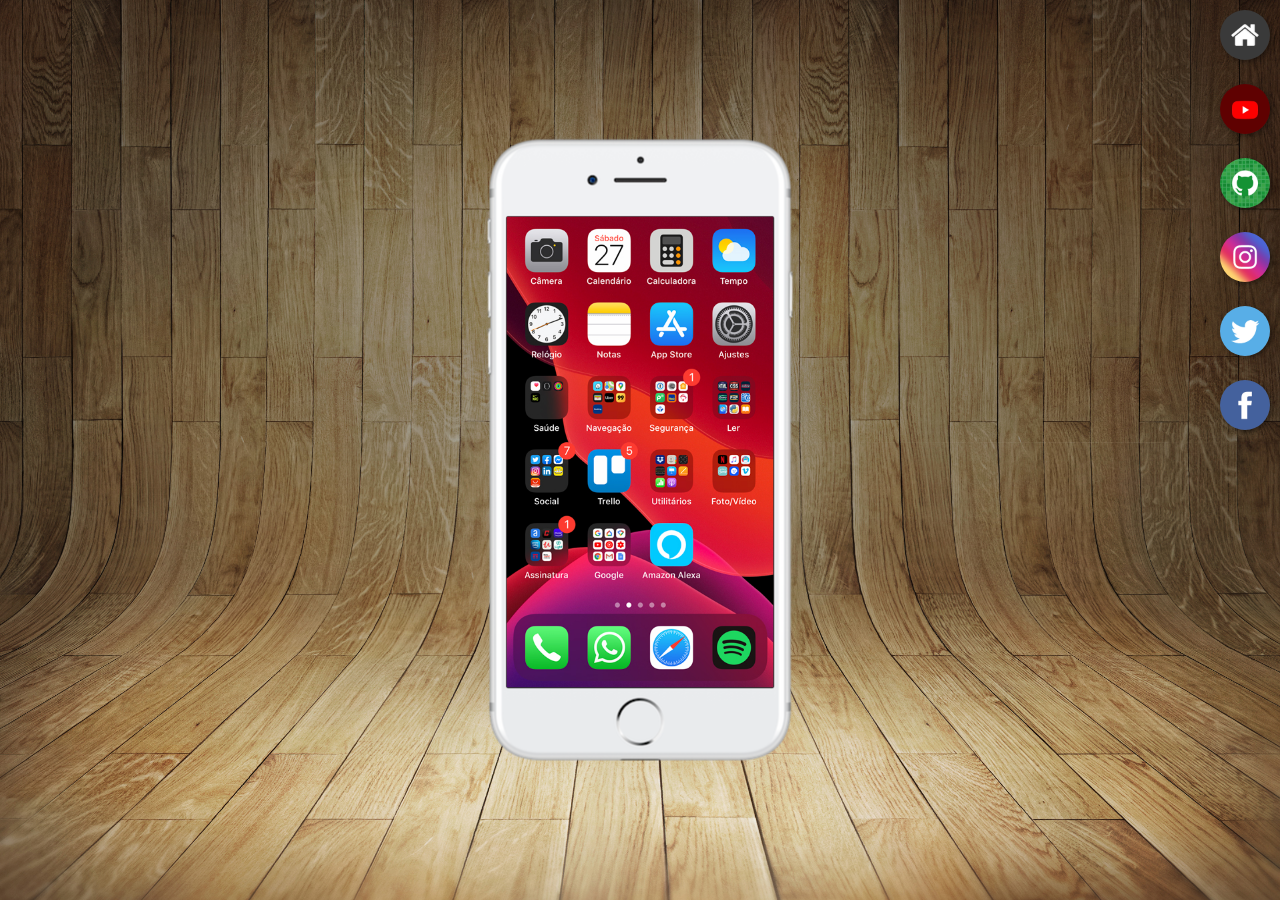
<file: index.html>
<!DOCTYPE html>
<html lang="pt-br">
<head>
    <meta charset="UTF-8">
    <meta name="viewport" content="width=device-width, initial-scale=1.0">
    <link rel="shortcut icon" href="favicon.ico" type="image/x-icon">
    <link rel="stylesheet" href="estilos/style.css">
    <title>Projeto Redes Sociais</title>
</head>
<body>
    <main>

        <section id="telefone">
            <iframe src="home.html" name="tela" id="tela" frameborder="0">
                Seu navegador não é compratível com isso
            </iframe>
            </iframe>

        </section>
        <section id="redes-sociais">
            <a href="home.html" target="tela"><img src="logo-home.jpg" alt="Home"></a><br>
            <a href="youtube.html" target="tela"><img src="logo-youtube.jpg" alt=YouTube></a><br>
            <a href="github.html" target="tela"><img src="logo-github.jpg" alt="GitHub"></a><br>
            <a href="#" target="tela"><img src="logo-instagram.jpg" alt="Instagram"></a><br>
            <a href="#" target="tela"><img src="logo-twitter.jpg" alt="Twitter"></a><br>
            <a href="#" target="tela"><img src="logo-facebook.jpg" alt="Facebook"></a>

        </section>


    </main>
    
</body>
</html>
</file>
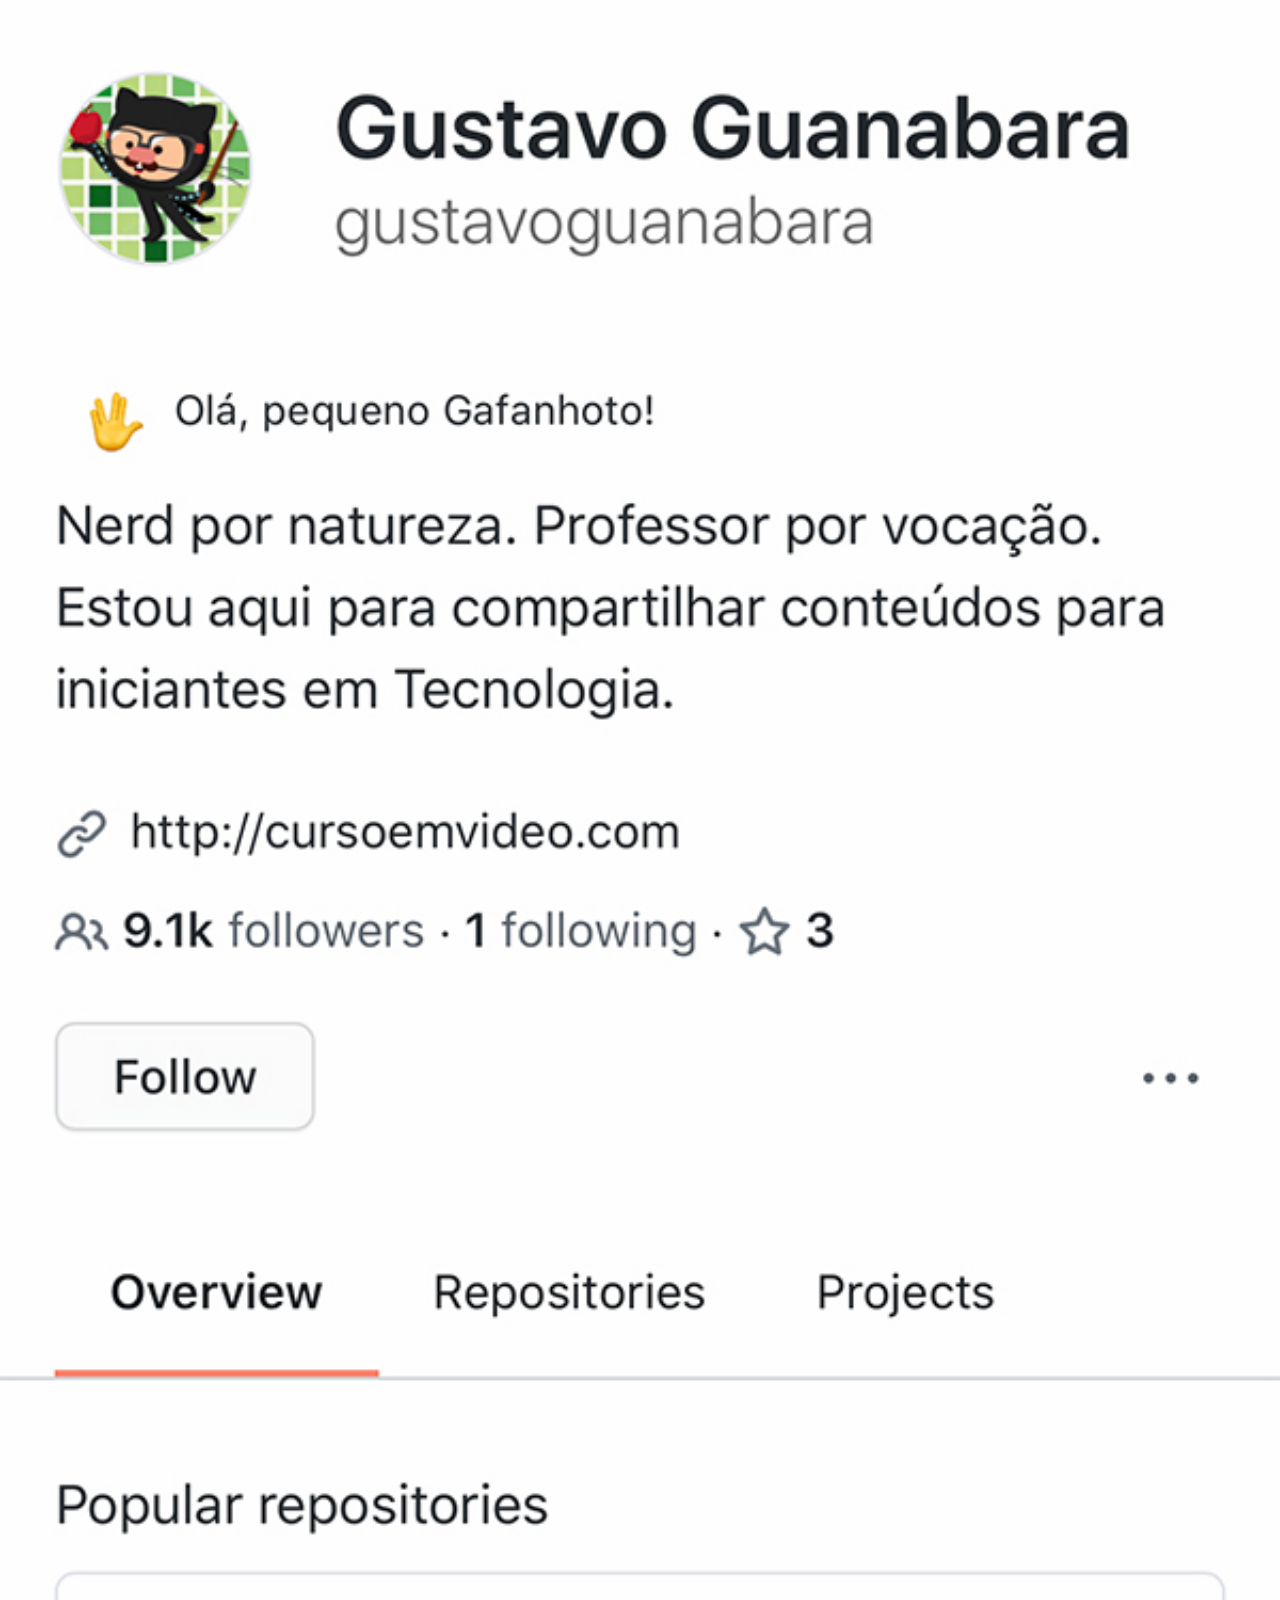
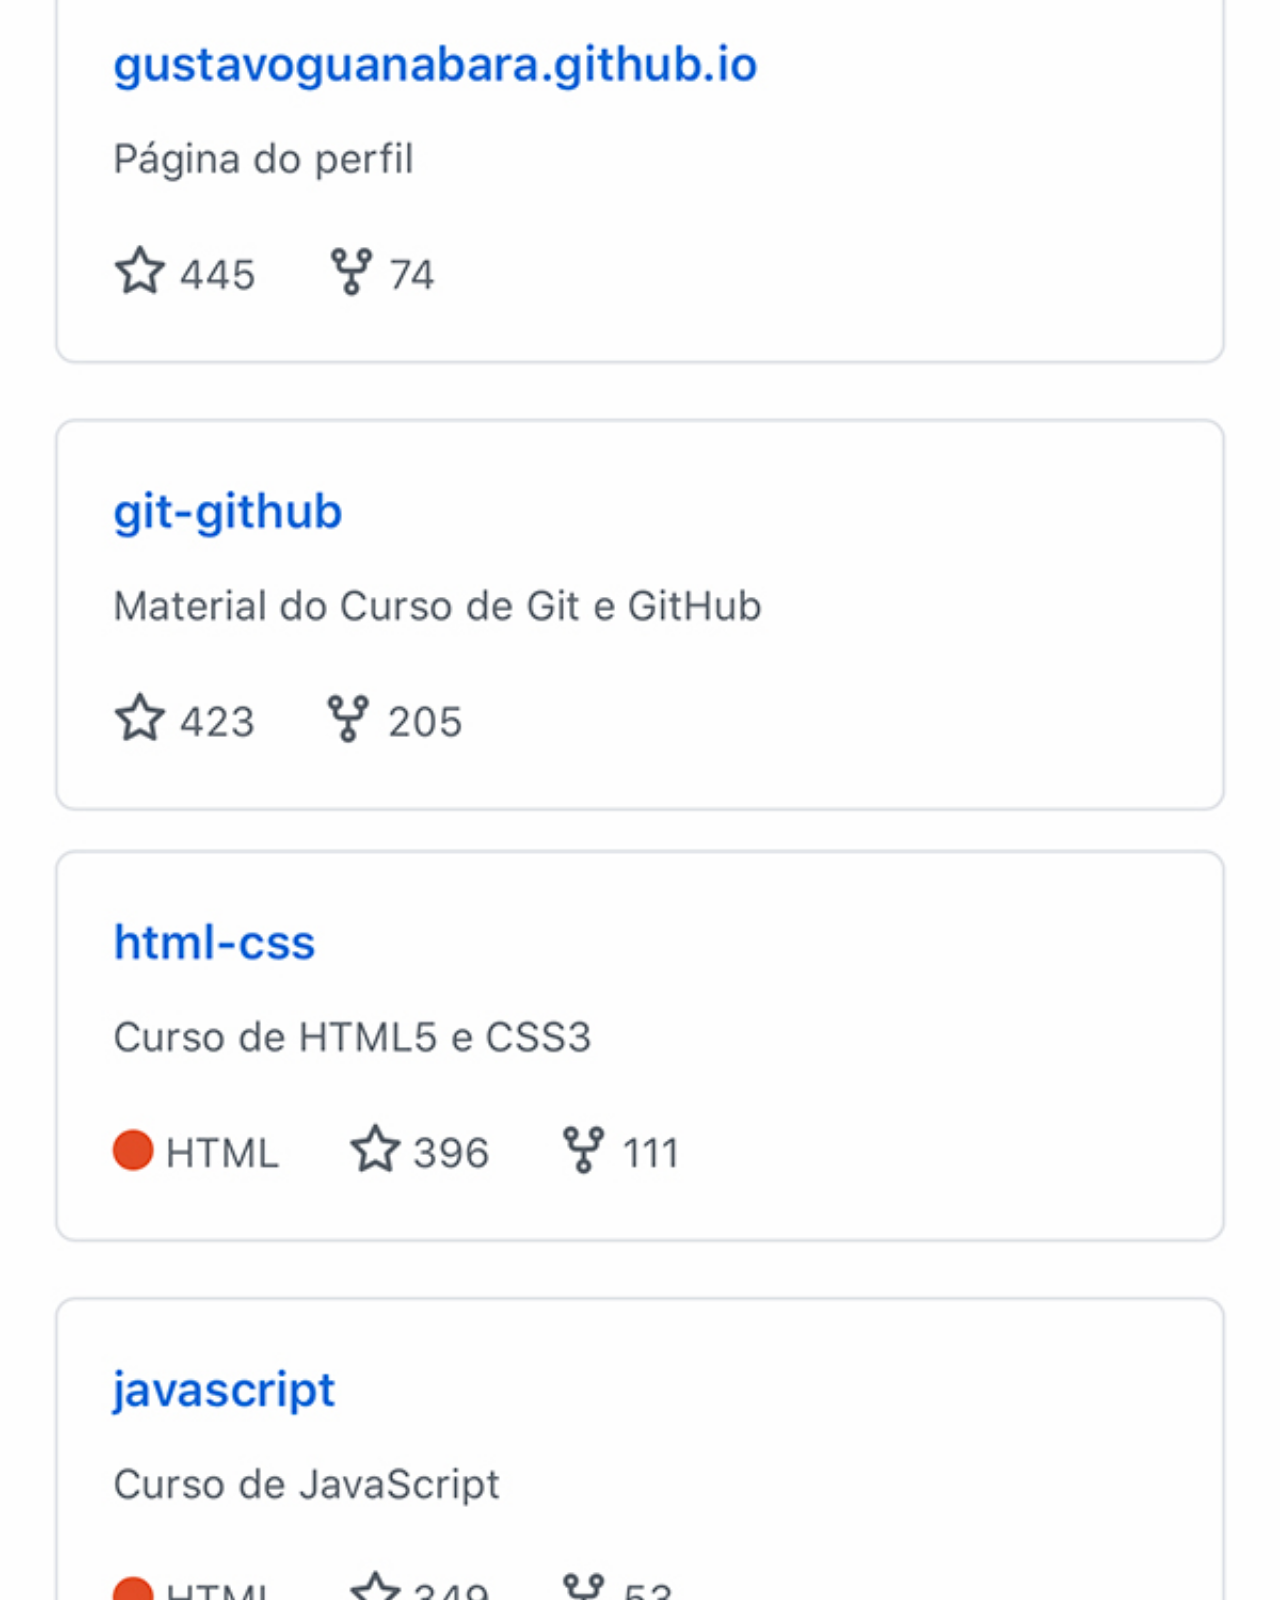
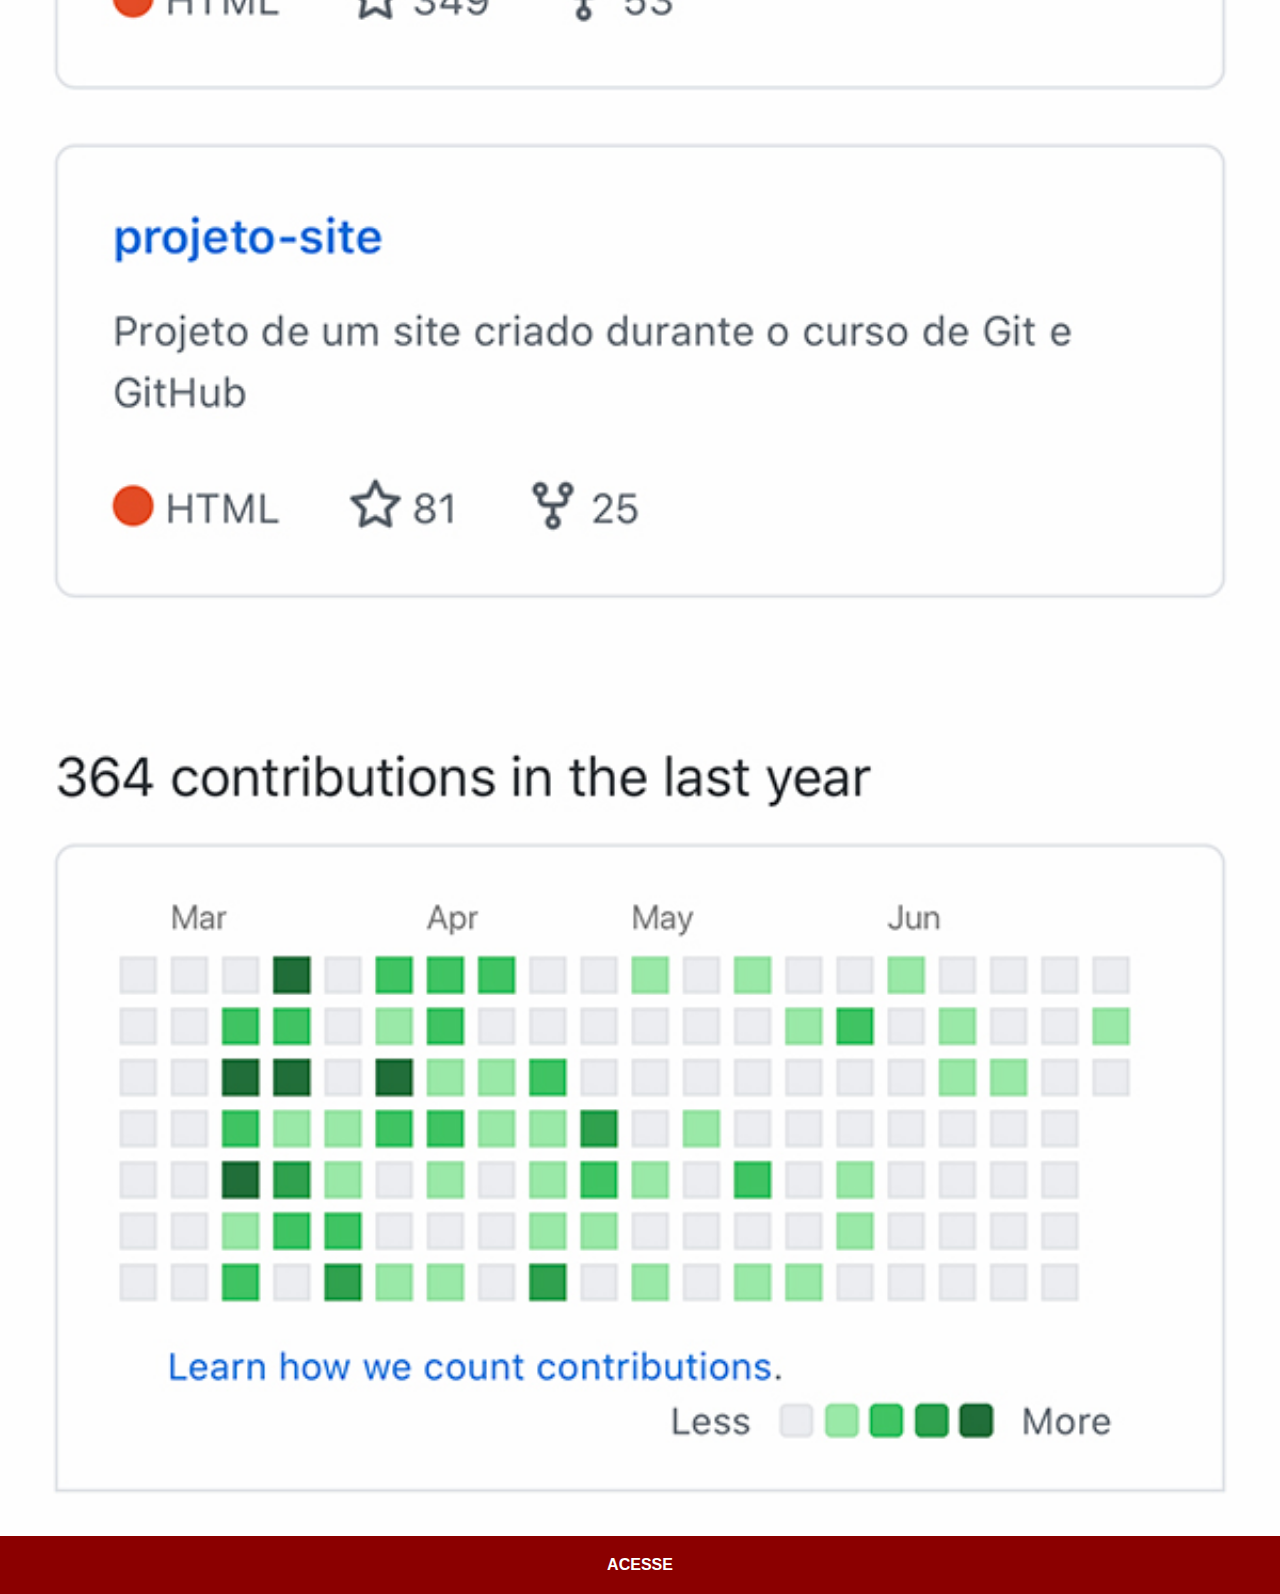
<file: github.html>
<!DOCTYPE html>
<html lang="pt-br">
<head>
    <meta charset="UTF-8">
    <meta name="viewport" content="width=device-width, initial-scale=1.0">
    <title>GitHub</title>
    <link rel="stylesheet" href="estilos/social.css">
</head>
<body>
    <img src="imagens/tela-github.jpg" alt="GitHub">
    <a href="https://github.com/luuaoliveira" target="_blank">ACESSE</a>
    
</body>
</html>
</file>
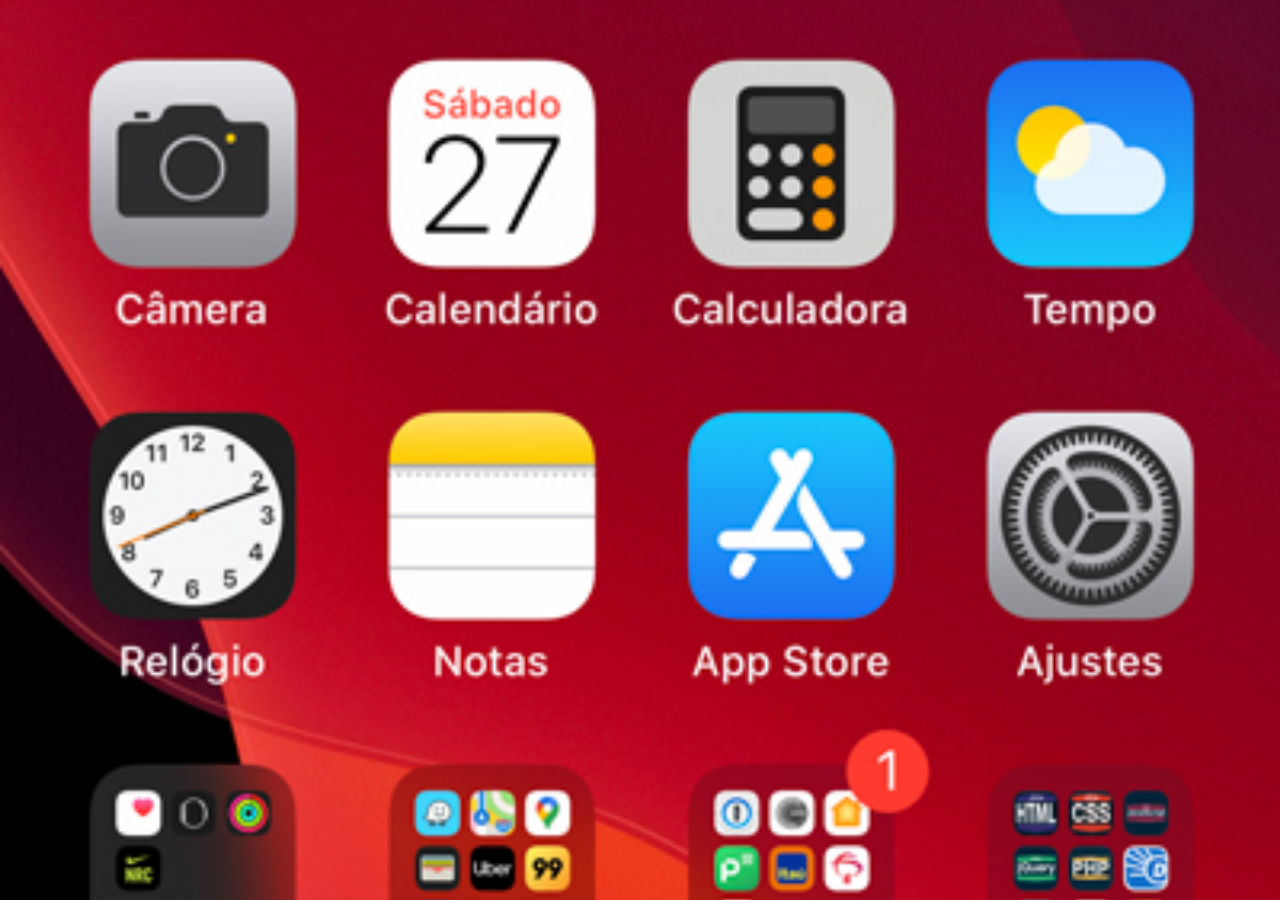
<file: home.html>
<!DOCTYPE html>
<html lang="pt-br">
<head>
    <meta charset="UTF-8">
    <meta name="viewport" content="width=device-width, initial-scale=1.0">
    <title>Home</title>
</head>
<style>
    * {
        margin: 0px;
        padding: 0px;

    }

    body{
        width: 100vw;
        height: 100vh;
        background: black url('imagens/tela-home.jpg') no-repeat top center;
        background-size: cover;
    }
</style>
<body>
    
</body>
</html>
</file>
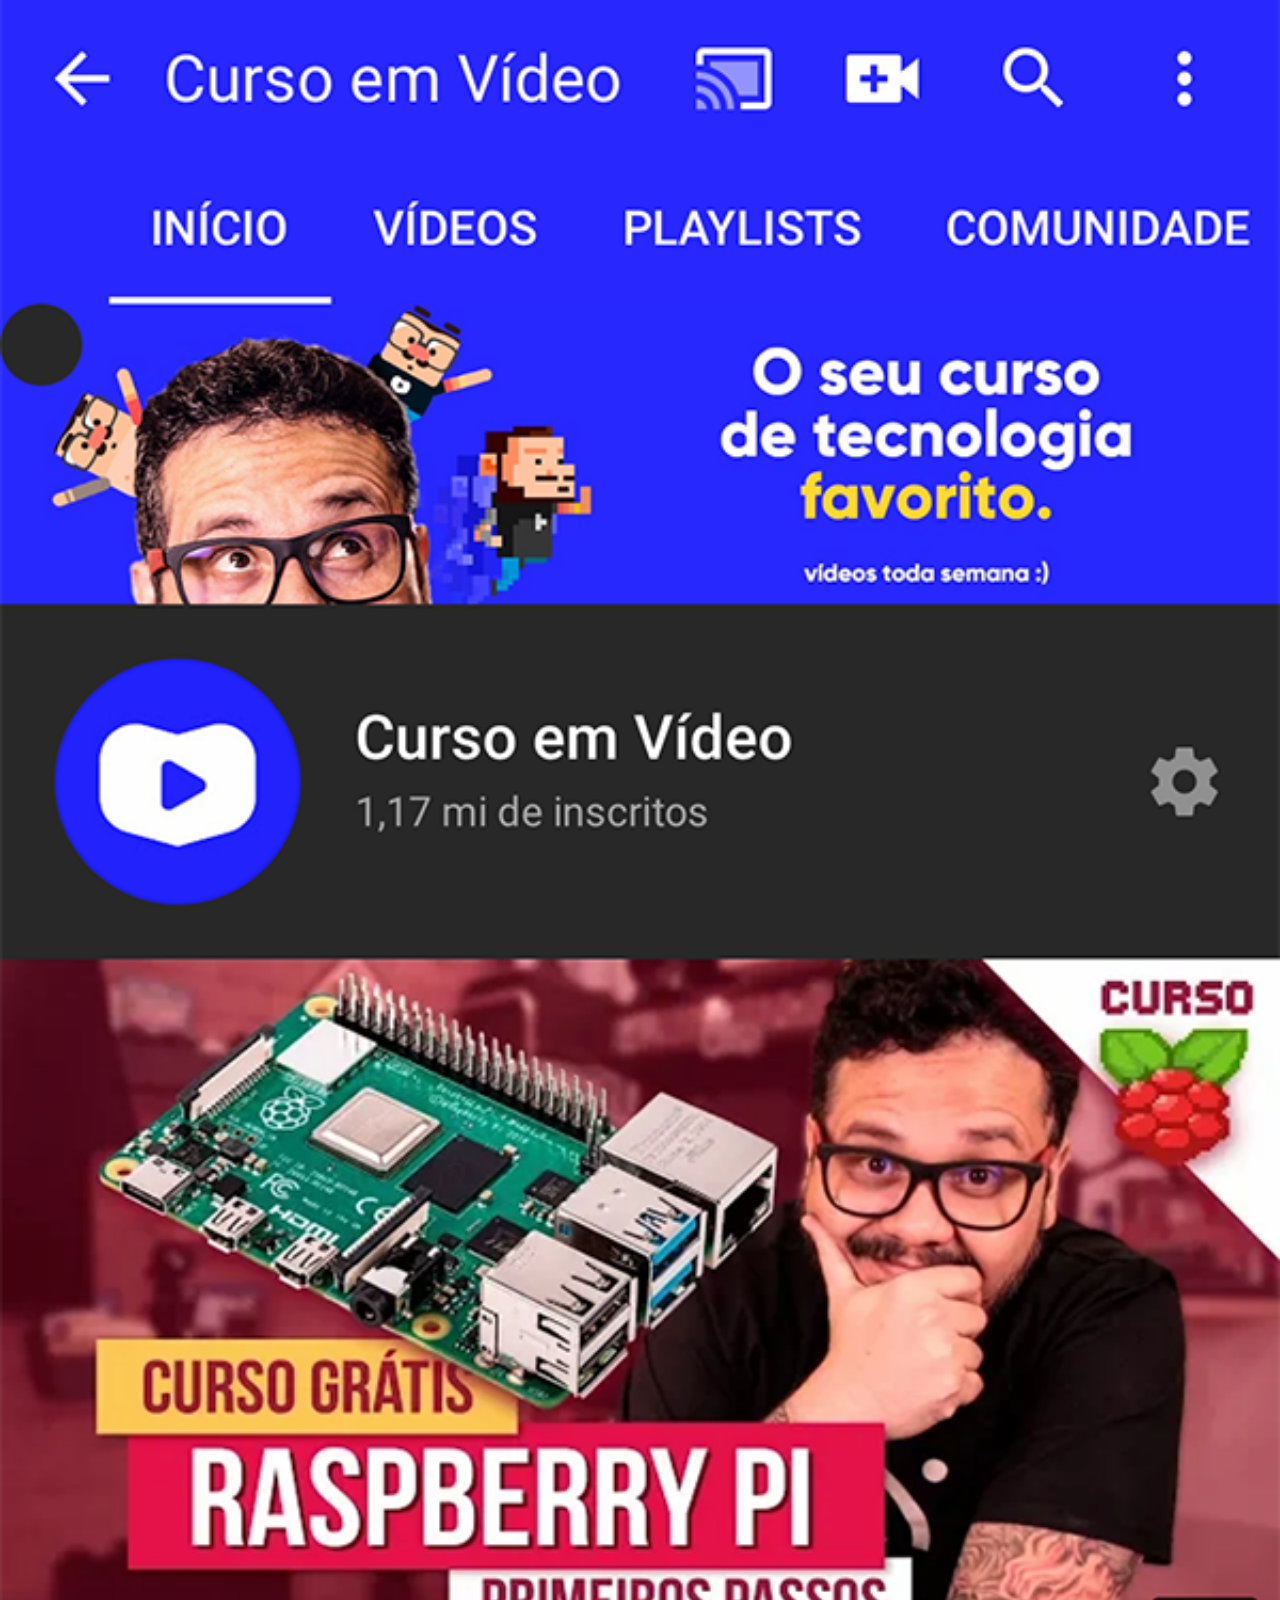
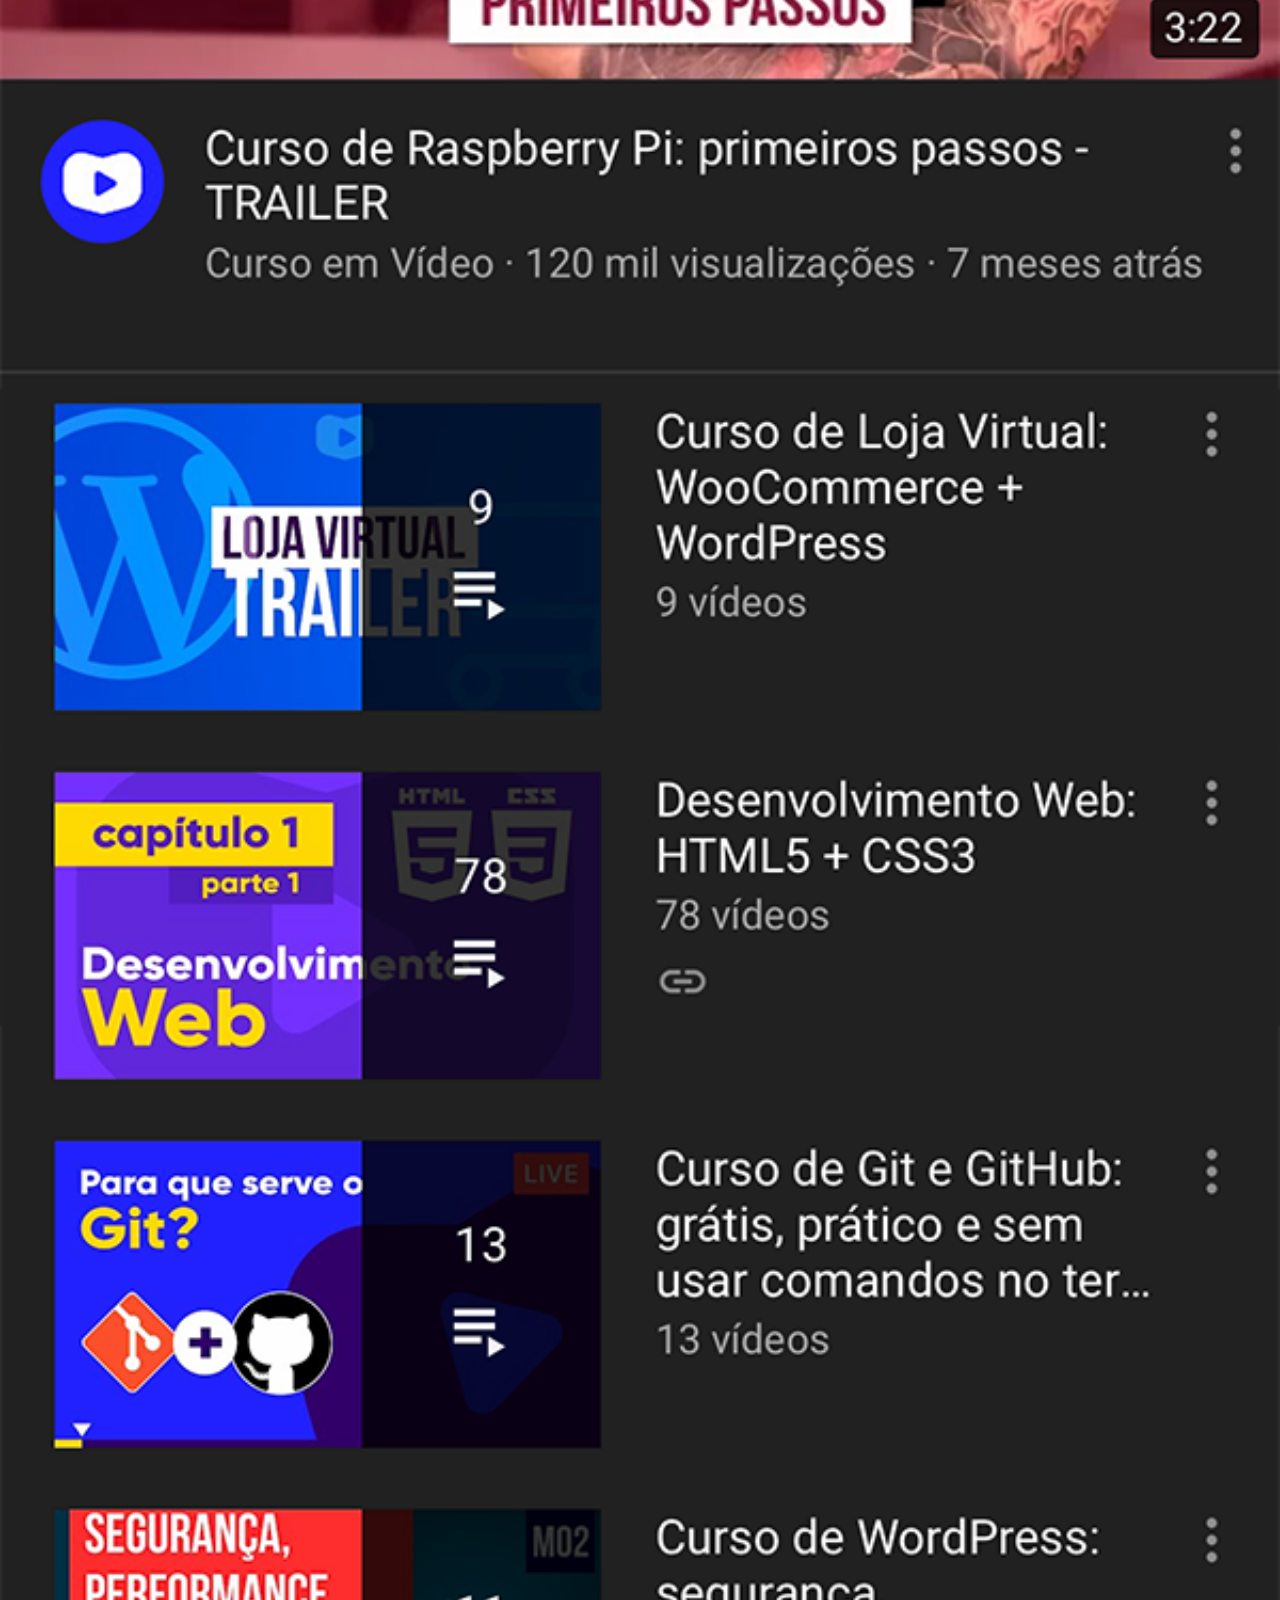
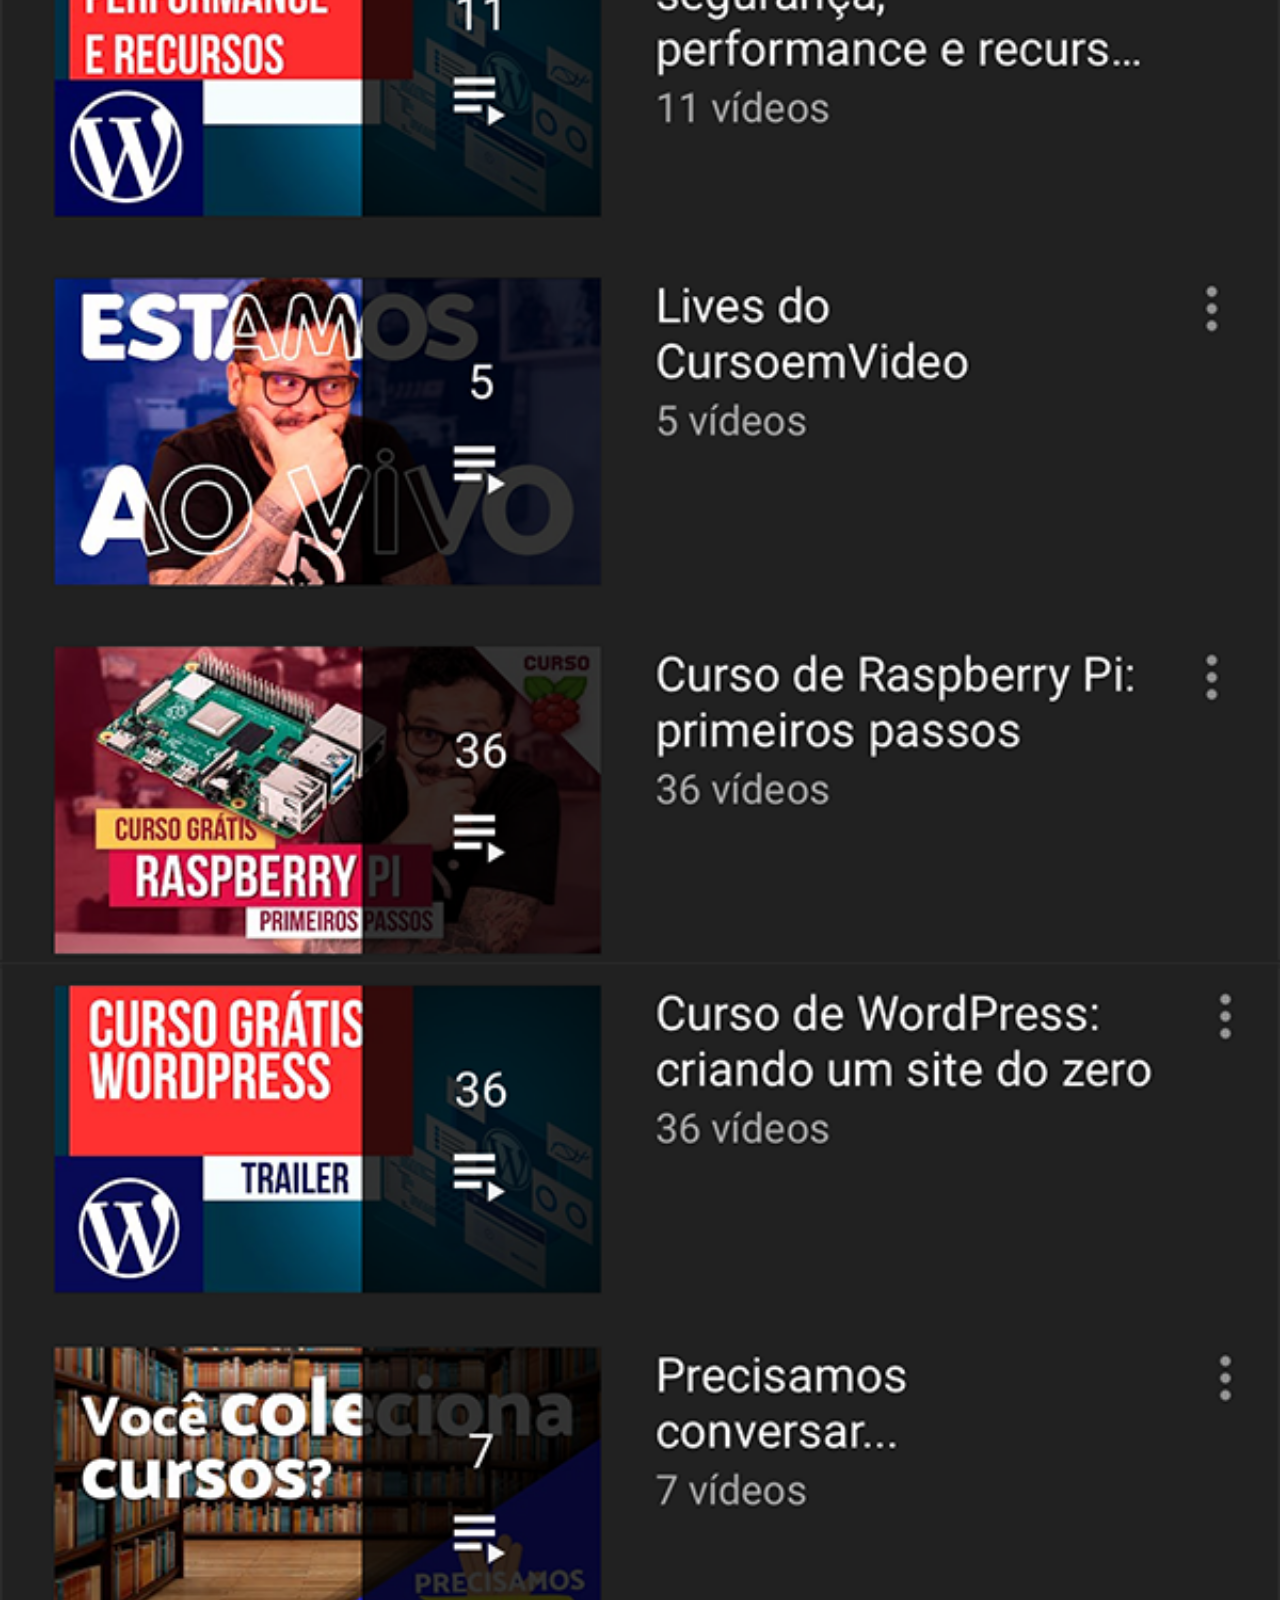
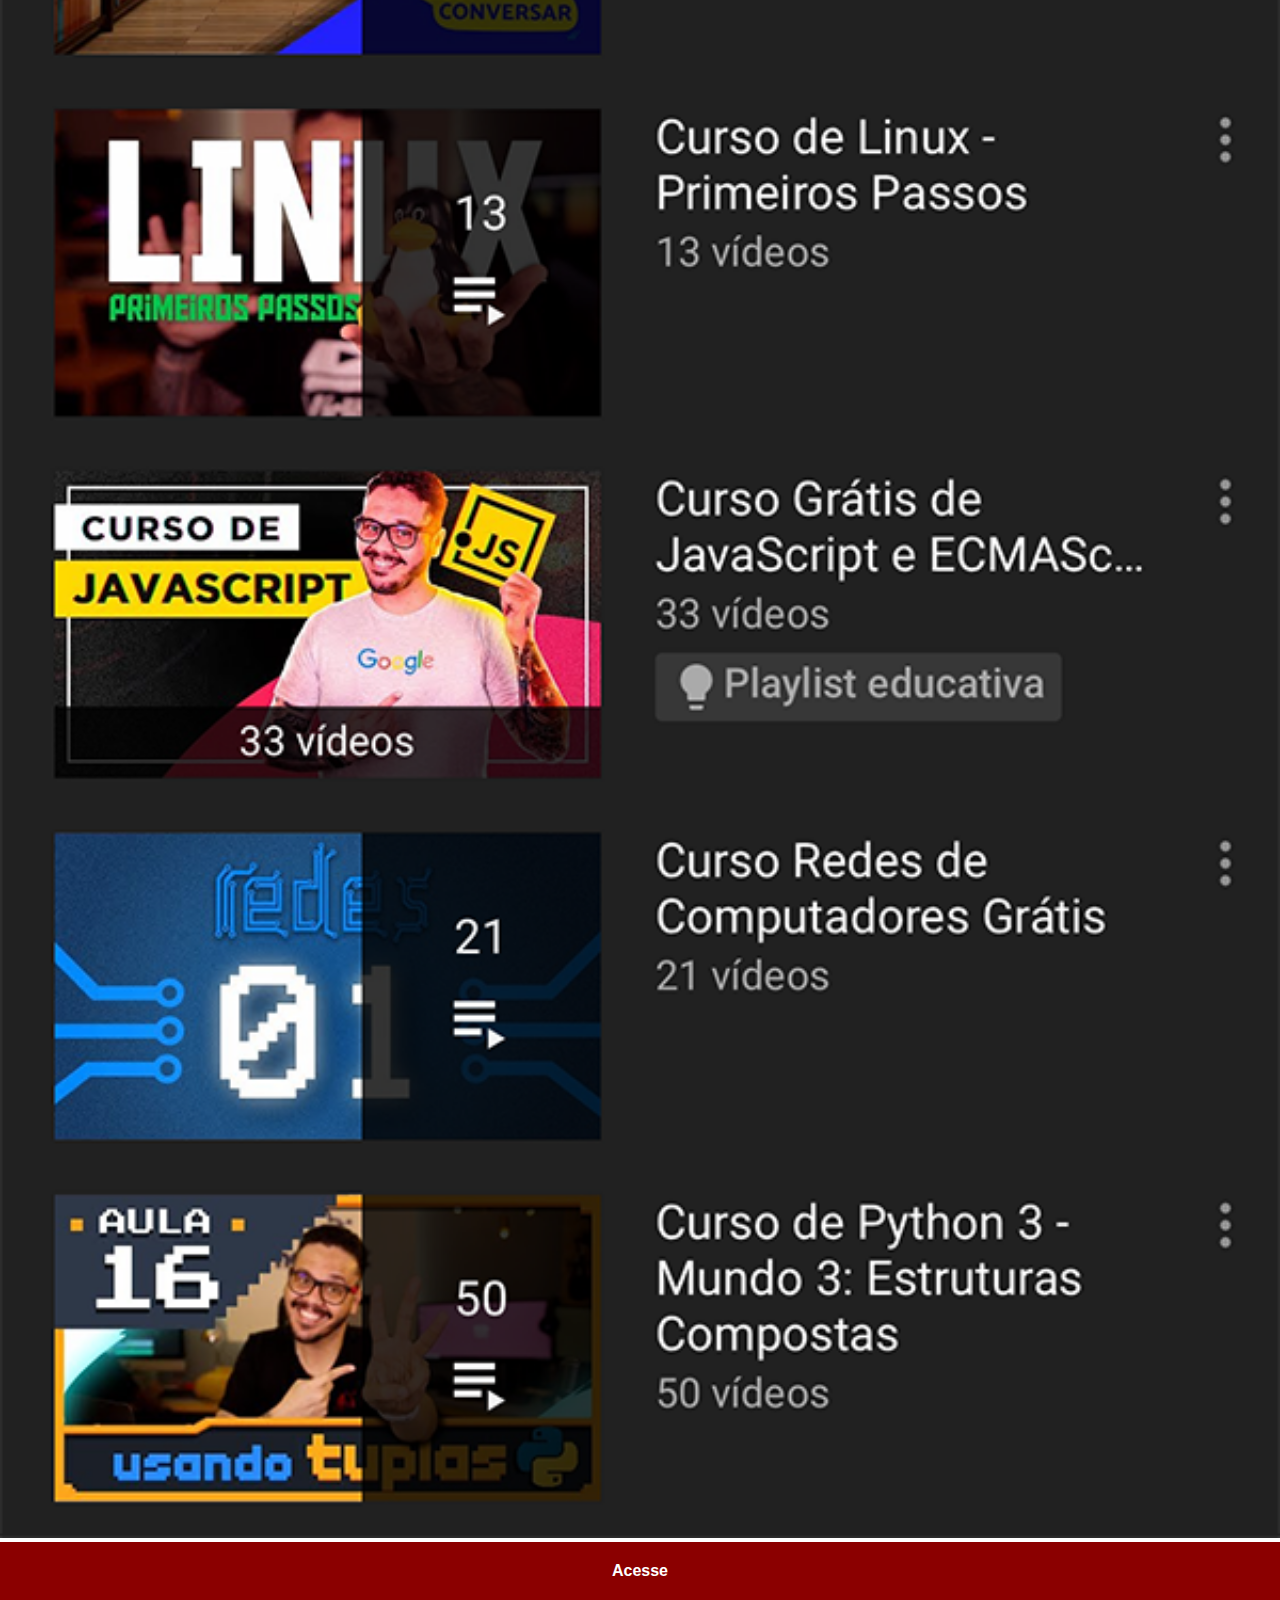
<file: youtube.html>
<!DOCTYPE html>
<html lang="pt-br">
<head>
    <meta charset="UTF-8">
    <meta name="viewport" content="width=device-width, initial-scale=1.0">
    <title>YouTube</title>
    <link rel="stylesheet" href="estilos/social.css">
</head>
<body>
    <img src="imagens/tela-youtube.png" alt="YouTube">
    <a href="https://www.youtube.com/c/CursoemV%C3%ADdeo" target="_blank"> Acesse</a>
    
</body>
</html>
</file>
<file: estilos/style.css>
@charset "UTF-8";

*{
    margin: 0px;
    padding: 0px;
    font-family: Arial, Helvetica, sans-serif;
}

html, body {
    height: 100vh;
    width: 100vw;
    background-color: black;
}

body{
    background: url('../imagens/fundo-madeira.jpg') no-repeat top center;
    background-size: cover;
    background-attachment: fixed;
}

main {
    position: relative;
    height: 100vh;
    
}

section#telefone {
    position: absolute;
    top: 50%;
    left: 50%;
    transform: translate(-50%, -50%);

    height: 627px;
    width: 311px;
    background: url('../imagens/frame-iphone.png') no-repeat;
}

iframe#tela {
    position: relative;
    top: 80px;
    left: 22px;
    width: 267px;
    height: 471px;
}

section#redes-sociais {
    text-align: right;
}

section#redes-sociais img {
    width: 50px;
    margin: 10px;
    border-radius: 50%;
    box-shadow: 2px 2px 5px rgba(0, 0, 0, 0.41);
    box-sizing: border-box;
}

section#redes-sociais img:hover {
    border: 2px solid rgba(255, 255, 255, 0.61);
    transform: translate(-3px, -3px);
    box-shadow: 5px 5px 10px black;
    transition: transform .3s;
}
</file>
<file: estilos/social.css>
*{
    margin: 0px;
    padding: 0px;
    font-family: Arial, Helvetica, sans-serif;

}

::-webkit-scrollbar {
    width: 0px;
    height: 0px;
}

img  {
    width: 100vw;

}

a {
    display: block;
    background-color: darkred;
    color: white;
    padding: 20px;
    text-align: center;
    font-weight: bolder;
    text-decoration: none;

}

a:hover {
    background-color: red;
}
</file>
